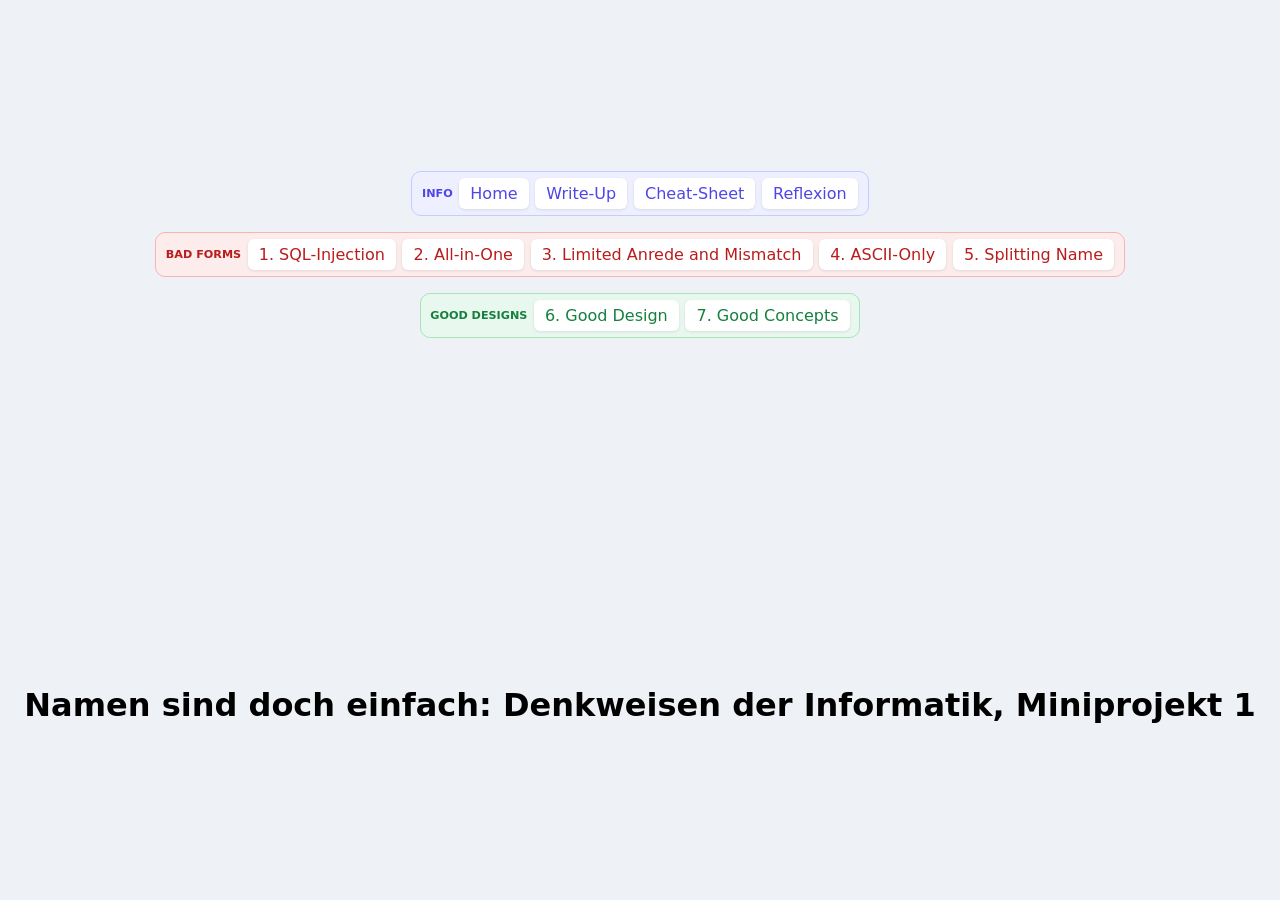
<file: index.html>
<!doctype html>
<html lang="de">
  <head>
    <meta charset="utf-8" />
    <meta name="viewport" content="width=device-width, initial-scale=1" />
    <title>Denkweisen der Informatik</title>
    <link rel="stylesheet" href="style.css?v=2" />
  </head>
  <body>
    <header id="navbar"></header>
    <h1>Namen sind doch einfach: Denkweisen der Informatik, Miniprojekt 1</h1>

    <script>
      fetch("nav.html")
        .then((res) => res.text())
        .then((html) => (document.getElementById("navbar").innerHTML = html));
    </script>
  </body>
</html>
</file>
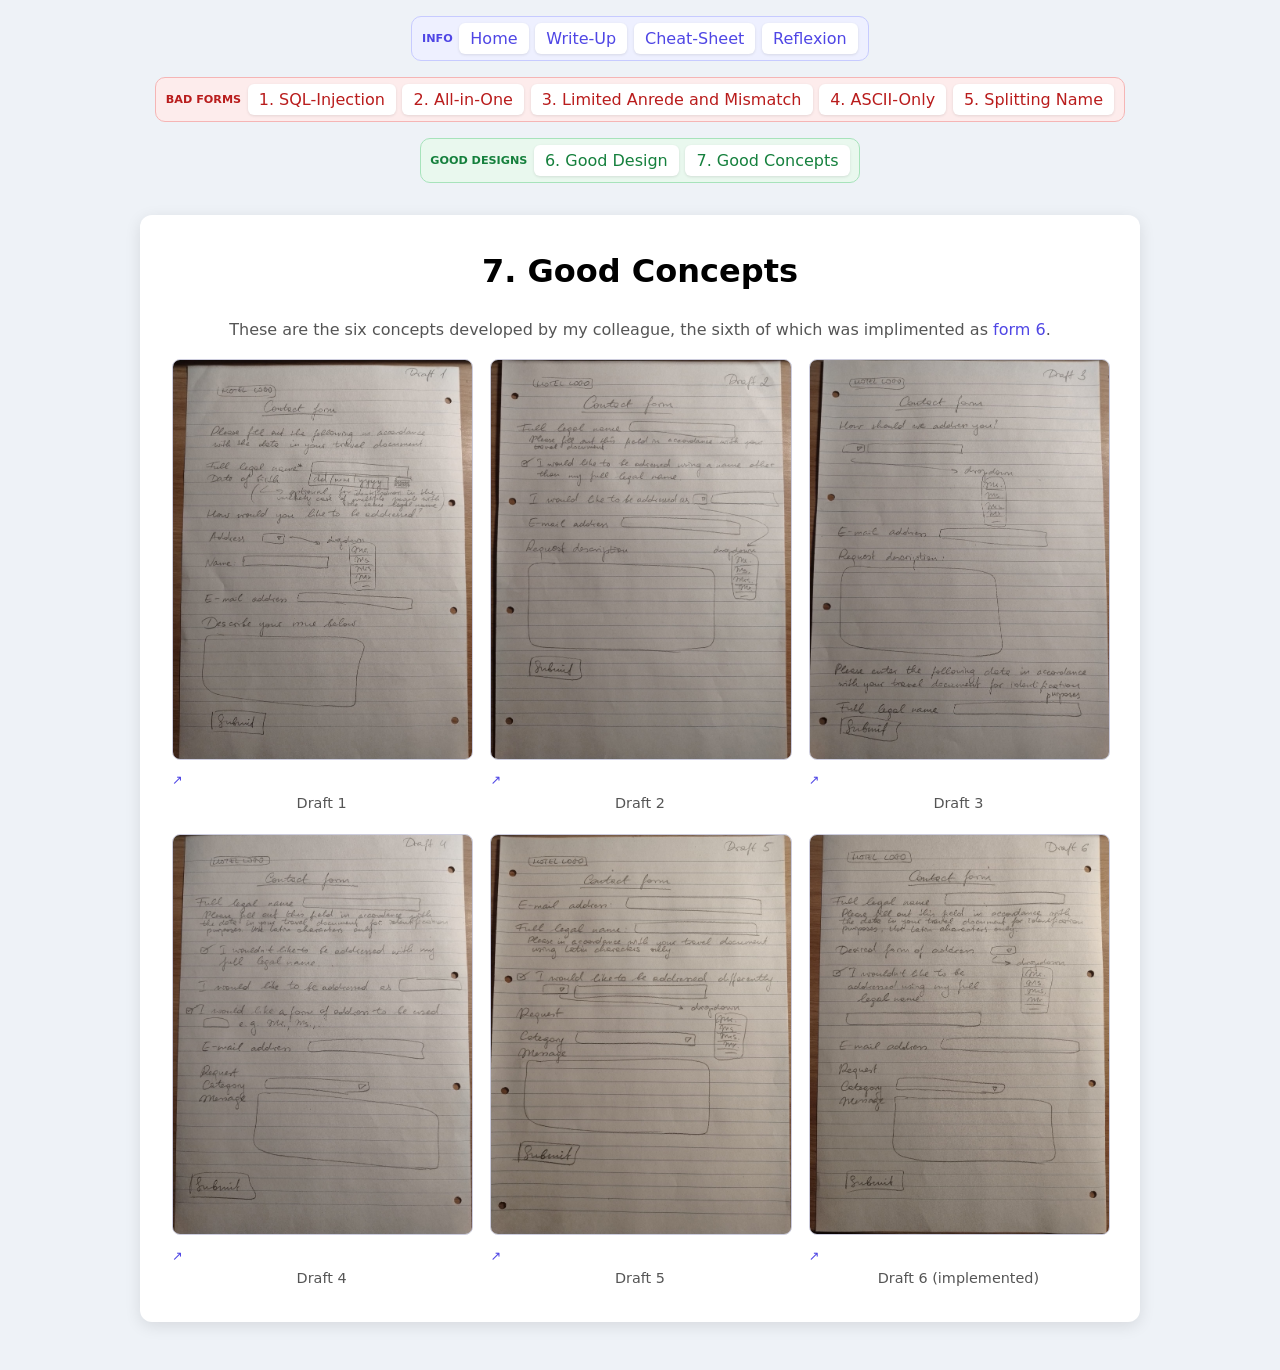
<file: 7-good-concept-drafts.html>
<!doctype html>
<html lang="en">
  <head>
    <meta charset="utf-8" />
    <meta name="viewport" content="width=device-width, initial-scale=1" />
    <title>Namen sind doch einfach: Good Concepts</title>
    <link rel="stylesheet" href="style.css?v=2" />
  </head>
  <body>
    <header id="navbar"></header>

    <main class="concepts">
      <h1>7. Good Concepts</h1>
      <p class="subtitle">
        These are the six concepts developed by my colleague, the sixth of which
        was implimented as <a href="6-good-design.html">form 6</a>.
      </p>

      <div class="gallery">
        <figure>
          <a href="images/good-1.jpeg" target="_blank"
            ><img src="images/good-1.jpeg" alt="Draft 1"
          /></a>
          <figcaption>Draft 1</figcaption>
        </figure>
        <figure>
          <a href="images/good-2.jpeg" target="_blank"
            ><img src="images/good-2.jpeg" alt="Draft 2"
          /></a>
          <figcaption>Draft 2</figcaption>
        </figure>
        <figure>
          <a href="images/good-3.jpeg" target="_blank"
            ><img src="images/good-3.jpeg" alt="Draft 3"
          /></a>
          <figcaption>Draft 3</figcaption>
        </figure>
        <figure>
          <a href="images/good-4.jpeg" target="_blank"
            ><img src="images/good-4.jpeg" alt="Draft 4"
          /></a>
          <figcaption>Draft 4</figcaption>
        </figure>
        <figure>
          <a href="images/good-5.jpeg" target="_blank"
            ><img src="images/good-5.jpeg" alt="Draft 5"
          /></a>
          <figcaption>Draft 5</figcaption>
        </figure>
        <figure>
          <a href="images/good-6.jpeg" target="_blank"
            ><img src="images/good-6.jpeg" alt="Draft 6"
          /></a>
          <figcaption>Draft 6 (implemented)</figcaption>
        </figure>
      </div>
    </main>

    <script>
      fetch("nav.html")
        .then((res) => res.text())
        .then((html) => (document.getElementById("navbar").innerHTML = html));
    </script>
  </body>
</html>
</file>
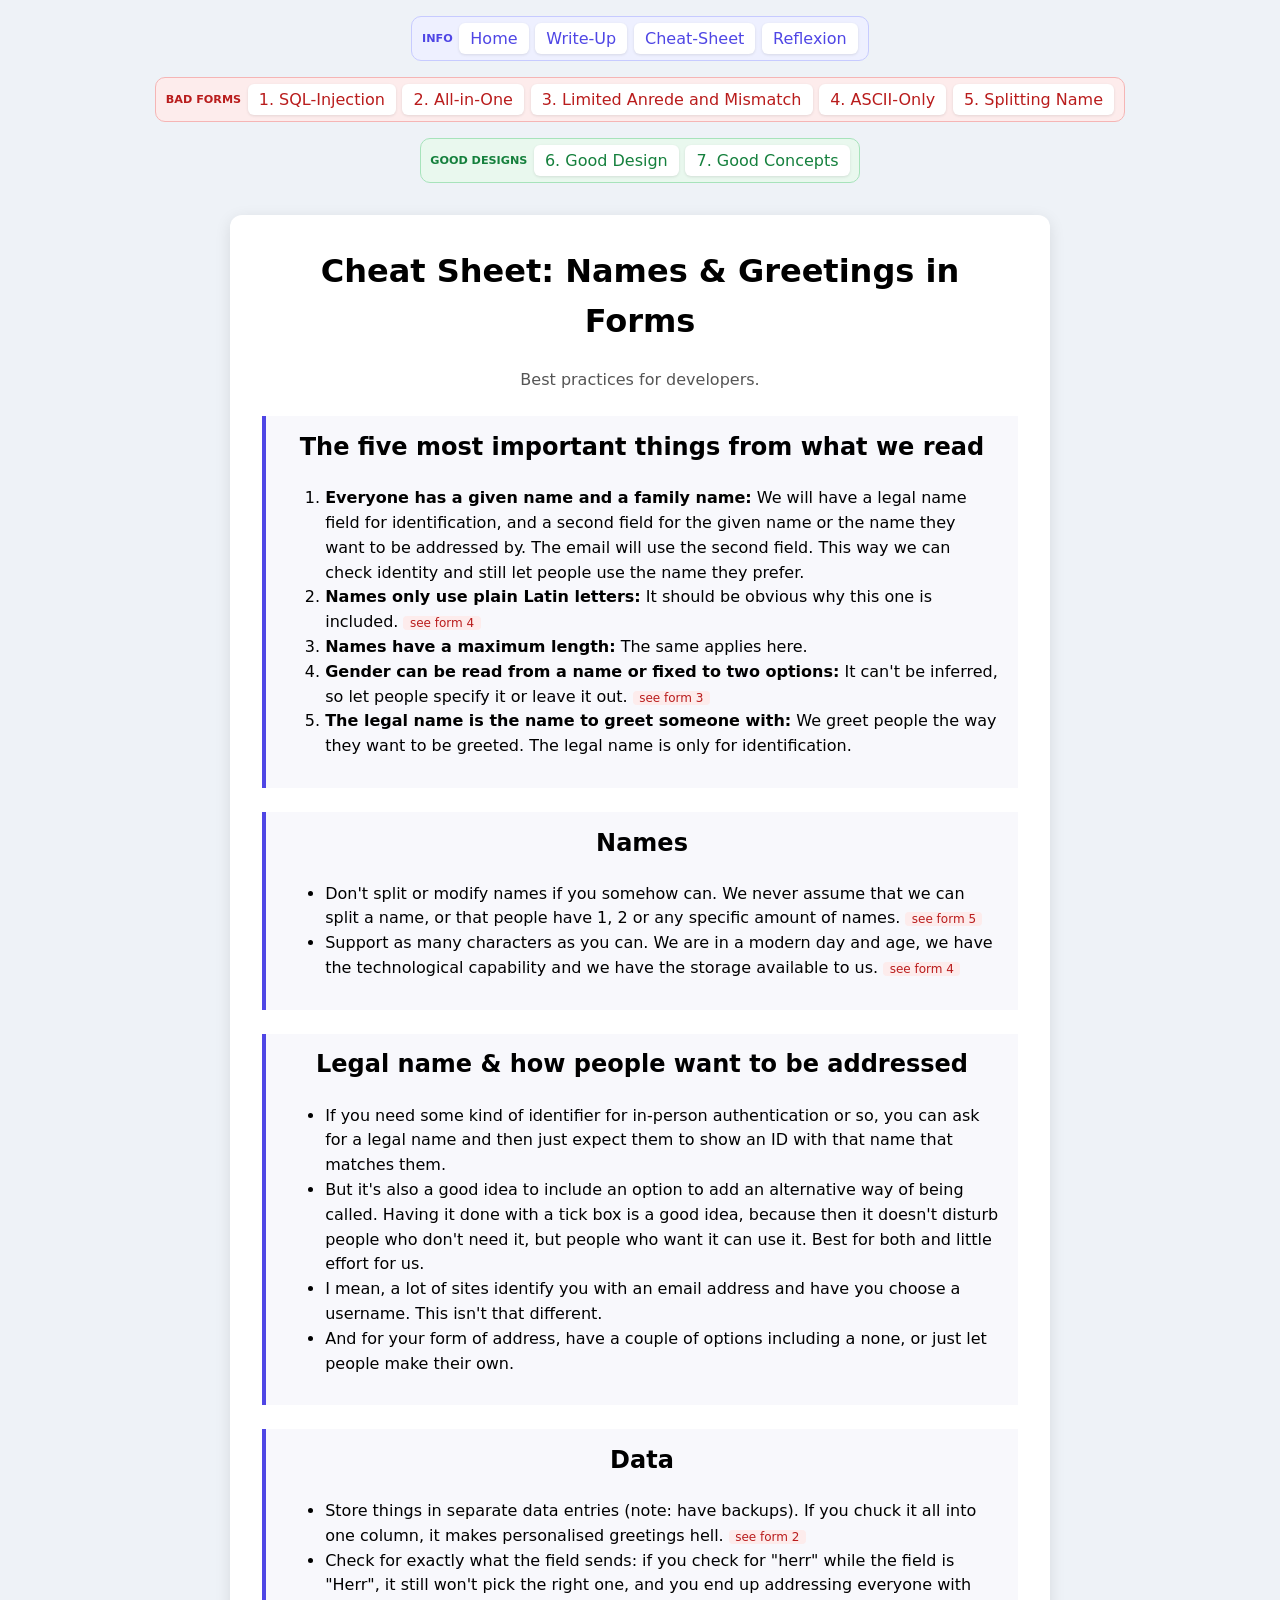
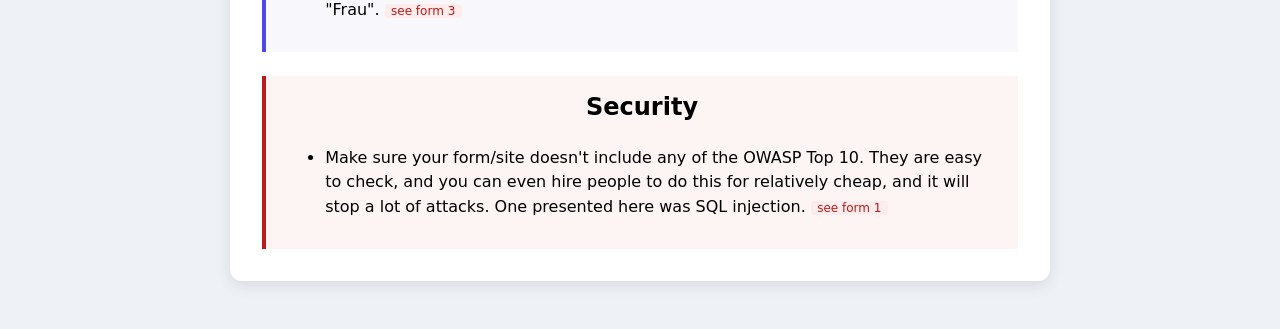
<file: cheat-sheet.html>
<!doctype html>
<html lang="en">
  <head>
    <meta charset="utf-8" />
    <meta name="viewport" content="width=device-width, initial-scale=1" />
    <title>Namen sind doch einfach: Cheat Sheet</title>
    <link rel="stylesheet" href="style.css?v=2" />
  </head>
  <body>
    <header id="navbar"></header>

    <main class="cheat-sheet">
      <h1>Cheat Sheet: Names &amp; Greetings in Forms</h1>
      <p class="subtitle">Best practices for developers.</p>

      <section>
        <h2>The five most important things from what we read</h2>
        <ol>
          <li>
            <strong>Everyone has a given name and a family name:</strong> We
            will have a legal name field for identification, and a second field
            for the given name or the name they want to be addressed by. The
            email will use the second field. This way we can check identity and
            still let people use the name they prefer.
          </li>
          <li>
            <strong>Names only use plain Latin letters:</strong> It should be
            obvious why this one is included.
            <span class="ref"><a href="4-ascii-only.html">see form 4</a></span>
          </li>
          <li>
            <strong>Names have a maximum length:</strong> The same applies here.
          </li>
          <li>
            <strong
              >Gender can be read from a name or fixed to two options:</strong
            >
            It can't be inferred, so let people specify it or leave it out.
            <span class="ref"
              ><a href="3-limited-anrede-and-mismatch.html">see form 3</a></span
            >
          </li>
          <li>
            <strong>The legal name is the name to greet someone with:</strong>
            We greet people the way they want to be greeted. The legal name is
            only for identification.
          </li>
        </ol>
      </section>

      <section>
        <h2>Names</h2>
        <ul>
          <li>
            Don't split or modify names if you somehow can. We never assume that
            we can split a name, or that people have 1, 2 or any specific amount
            of names.
            <span class="ref"
              ><a href="5-splitting-name.html">see form 5</a></span
            >
          </li>
          <li>
            Support as many characters as you can. We are in a modern day and
            age, we have the technological capability and we have the storage
            available to us.
            <span class="ref"><a href="4-ascii-only.html">see form 4</a></span>
          </li>
        </ul>
      </section>

      <section>
        <h2>Legal name &amp; how people want to be addressed</h2>
        <ul>
          <li>
            If you need some kind of identifier for in-person authentication or
            so, you can ask for a legal name and then just expect them to show
            an ID with that name that matches them.
          </li>
          <li>
            But it's also a good idea to include an option to add an alternative
            way of being called. Having it done with a tick box is a good idea,
            because then it doesn't disturb people who don't need it, but people
            who want it can use it. Best for both and little effort for us.
          </li>
          <li>
            I mean, a lot of sites identify you with an email address and have
            you choose a username. This isn't that different.
          </li>
          <li>
            And for your form of address, have a couple of options including a
            none, or just let people make their own.
          </li>
        </ul>
      </section>

      <section>
        <h2>Data</h2>
        <ul>
          <li>
            Store things in separate data entries (note: have backups). If you
            chuck it all into one column, it makes personalised greetings hell.
            <span class="ref"><a href="2-all-in-one.html">see form 2</a></span>
          </li>
          <li>
            Check for exactly what the field sends: if you check for "herr"
            while the field is "Herr", it still won't pick the right one, and
            you end up addressing everyone with "Frau".
            <span class="ref"
              ><a href="3-limited-anrede-and-mismatch.html">see form 3</a></span
            >
          </li>
        </ul>
      </section>

      <section class="security">
        <h2>Security</h2>
        <ul>
          <li>
            Make sure your form/site doesn't include any of the OWASP Top 10.
            They are easy to check, and you can even hire people to do this for
            relatively cheap, and it will stop a lot of attacks. One presented
            here was SQL injection.
            <span class="ref"
              ><a href="1-sql-injection.html">see form 1</a></span
            >
          </li>
        </ul>
      </section>
    </main>

    <script>
      fetch("nav.html")
        .then((res) => res.text())
        .then((html) => (document.getElementById("navbar").innerHTML = html));
    </script>
  </body>
</html>
</file>
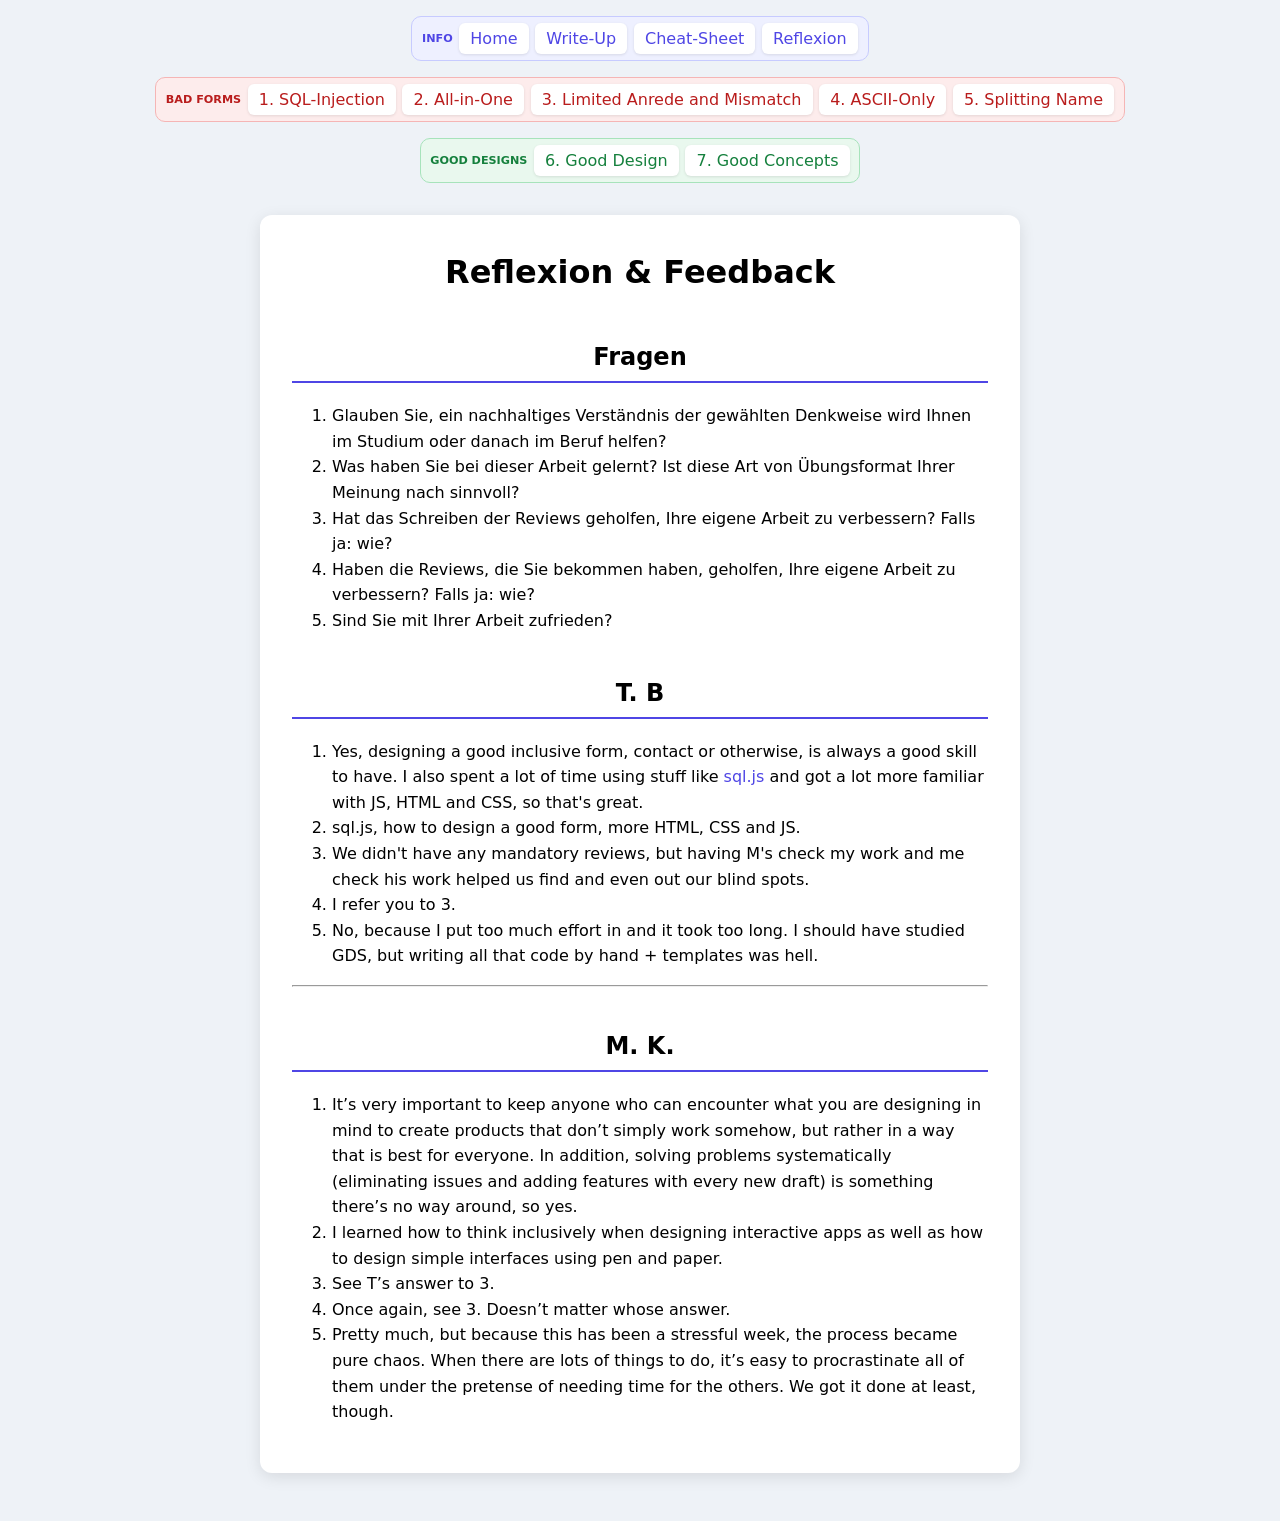
<file: reflection.html>
<!doctype html>
<html lang="en">
  <head>
    <meta charset="utf-8" />
    <title>Namen sind doch einfach: Reflexion &amp; Feedback</title>
    <link rel="stylesheet" href="style.css?v=2" />
  </head>
  <body>
    <header id="navbar"></header>
    <main class="write-up">
      <h1>Reflexion &amp; Feedback</h1>

      <h2>Fragen</h2>
      <ol>
        <li>
          Glauben Sie, ein nachhaltiges Verständnis der gewählten Denkweise wird
          Ihnen im Studium oder danach im Beruf helfen?
        </li>
        <li>
          Was haben Sie bei dieser Arbeit gelernt? Ist diese Art von
          Übungsformat Ihrer Meinung nach sinnvoll?
        </li>
        <li>
          Hat das Schreiben der Reviews geholfen, Ihre eigene Arbeit zu
          verbessern? Falls ja: wie?
        </li>
        <li>
          Haben die Reviews, die Sie bekommen haben, geholfen, Ihre eigene
          Arbeit zu verbessern? Falls ja: wie?
        </li>
        <li>Sind Sie mit Ihrer Arbeit zufrieden?</li>
      </ol>

      <h2>T. B</h2>
      <ol>
        <li>
          Yes, designing a good inclusive form, contact or otherwise, is always
          a good skill to have. I also spent a lot of time using stuff like
          <a href="https://sql.js.org/">sql.js</a> and got a lot more familiar
          with JS, HTML and CSS, so that's great.
        </li>
        <li>sql.js, how to design a good form, more HTML, CSS and JS.</li>
        <li>
          We didn't have any mandatory reviews, but having M's check my work
          and me check his work helped us find and even out our blind spots.
        </li>
        <li>I refer you to 3.</li>
        <li>
          No, because I put too much effort in and it took too long. I should
          have studied GDS, but writing all that code by hand + templates was
          hell.
        </li>
      </ol>

      <hr />

      <h2>M. K.</h2>
      <ol>
        <li>
          It’s very important to keep anyone who can encounter what you are
          designing in mind to create products that don’t simply work somehow,
          but rather in a way that is best for everyone. In addition, solving
          problems systematically (eliminating issues and adding features with
          every new draft) is something there’s no way around, so yes.
        </li>
        <li>
          I learned how to think inclusively when designing interactive apps as
          well as how to design simple interfaces using pen and paper.
        </li>
        <li>See T’s answer to 3.</li>
        <li>Once again, see 3. Doesn’t matter whose answer.</li>
        <li>Pretty much, but because this has been a stressful week, the process became pure chaos. When there are lots of things to do, it’s easy to procrastinate all of them under the pretense of needing time for the others. We got it done at least, though.</li>
      </ol>
    </main>
    <script>
      fetch("nav.html")
        .then((res) => res.text())
        .then((html) => (document.getElementById("navbar").innerHTML = html));
    </script>
  </body>
</html>
</file>
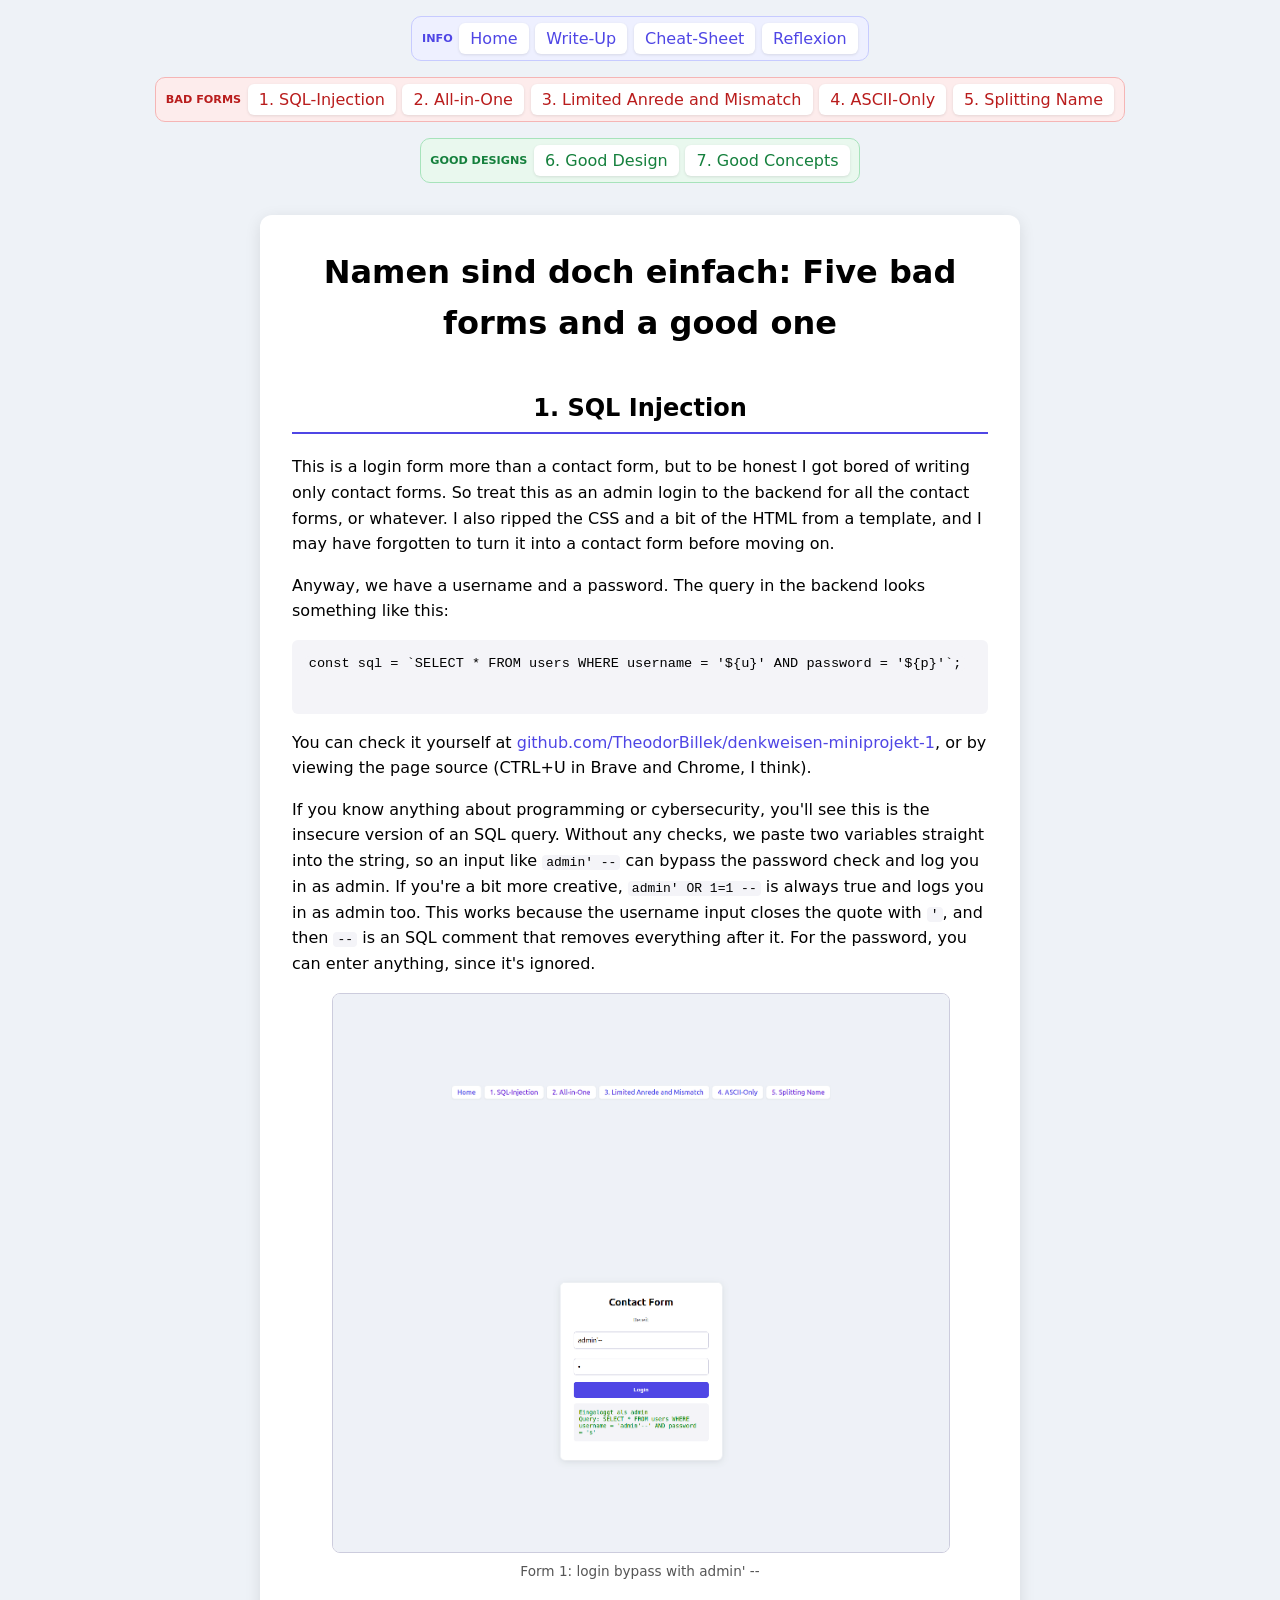
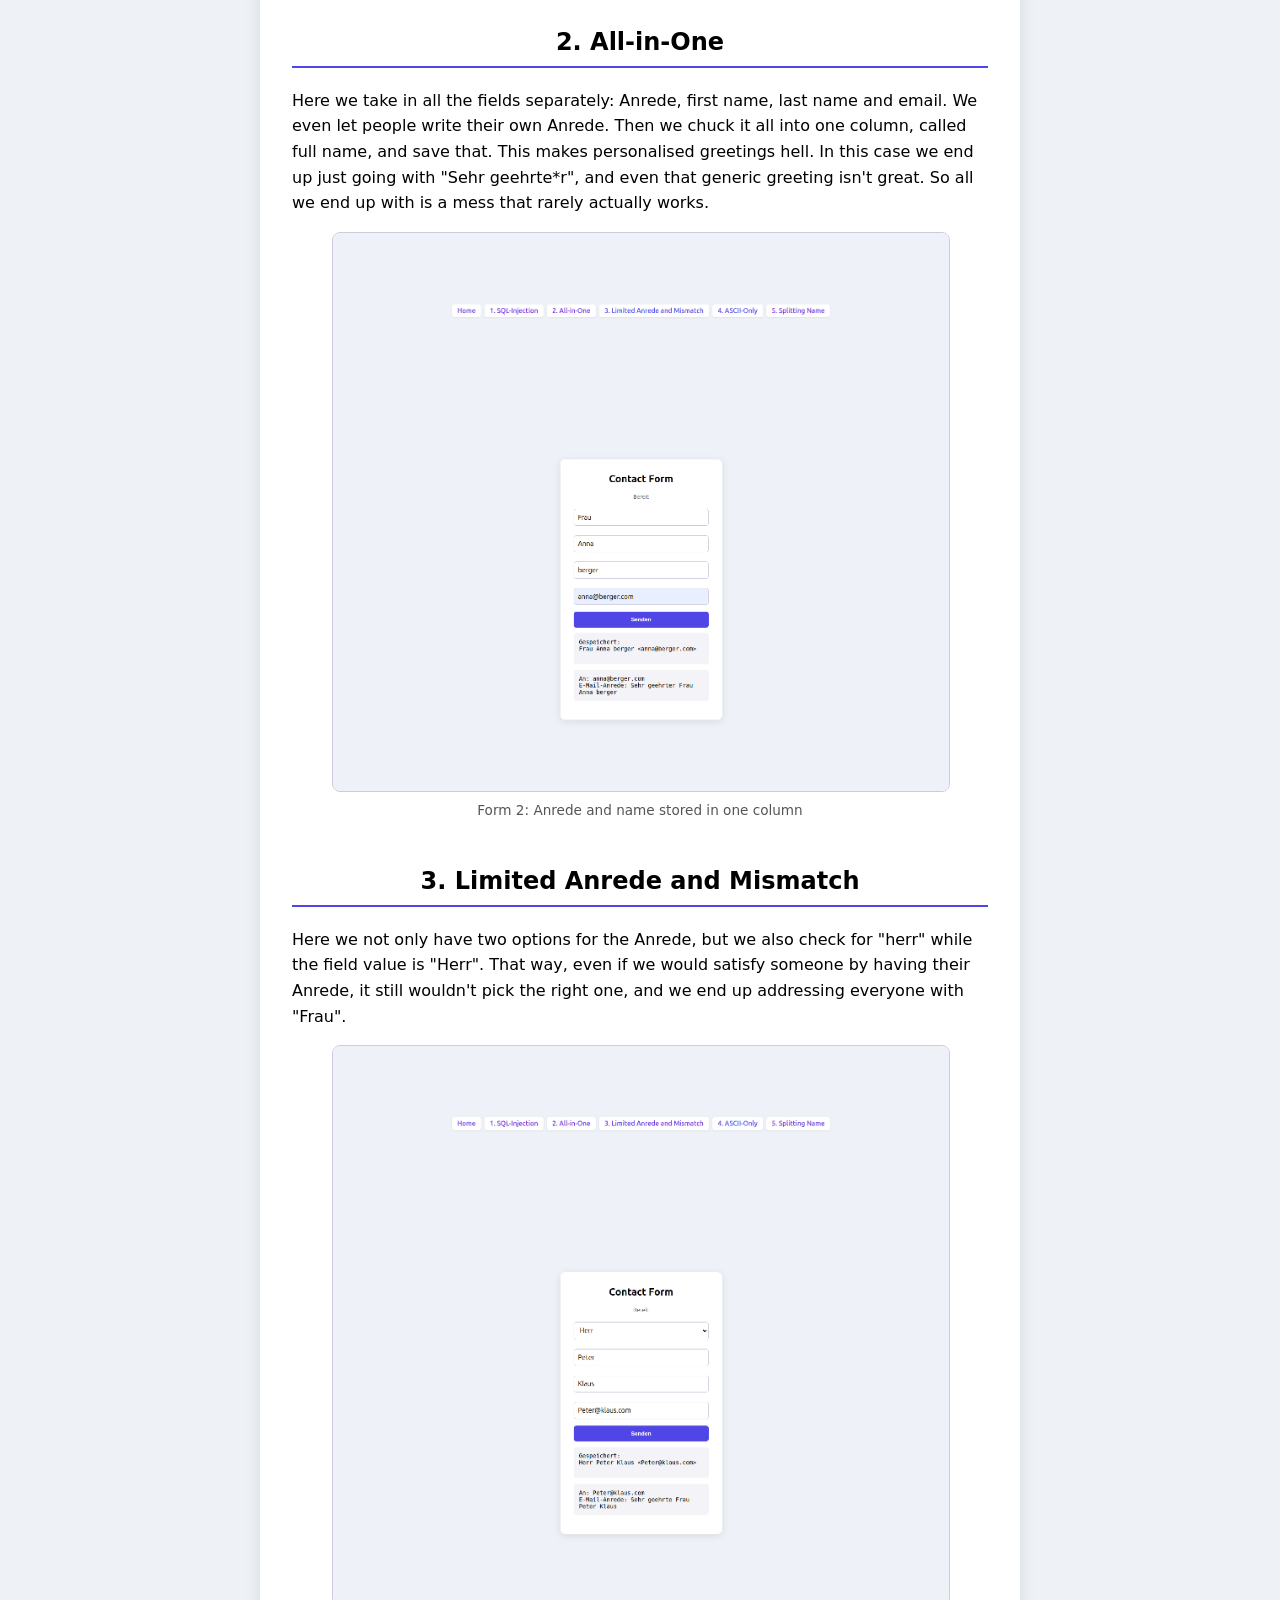
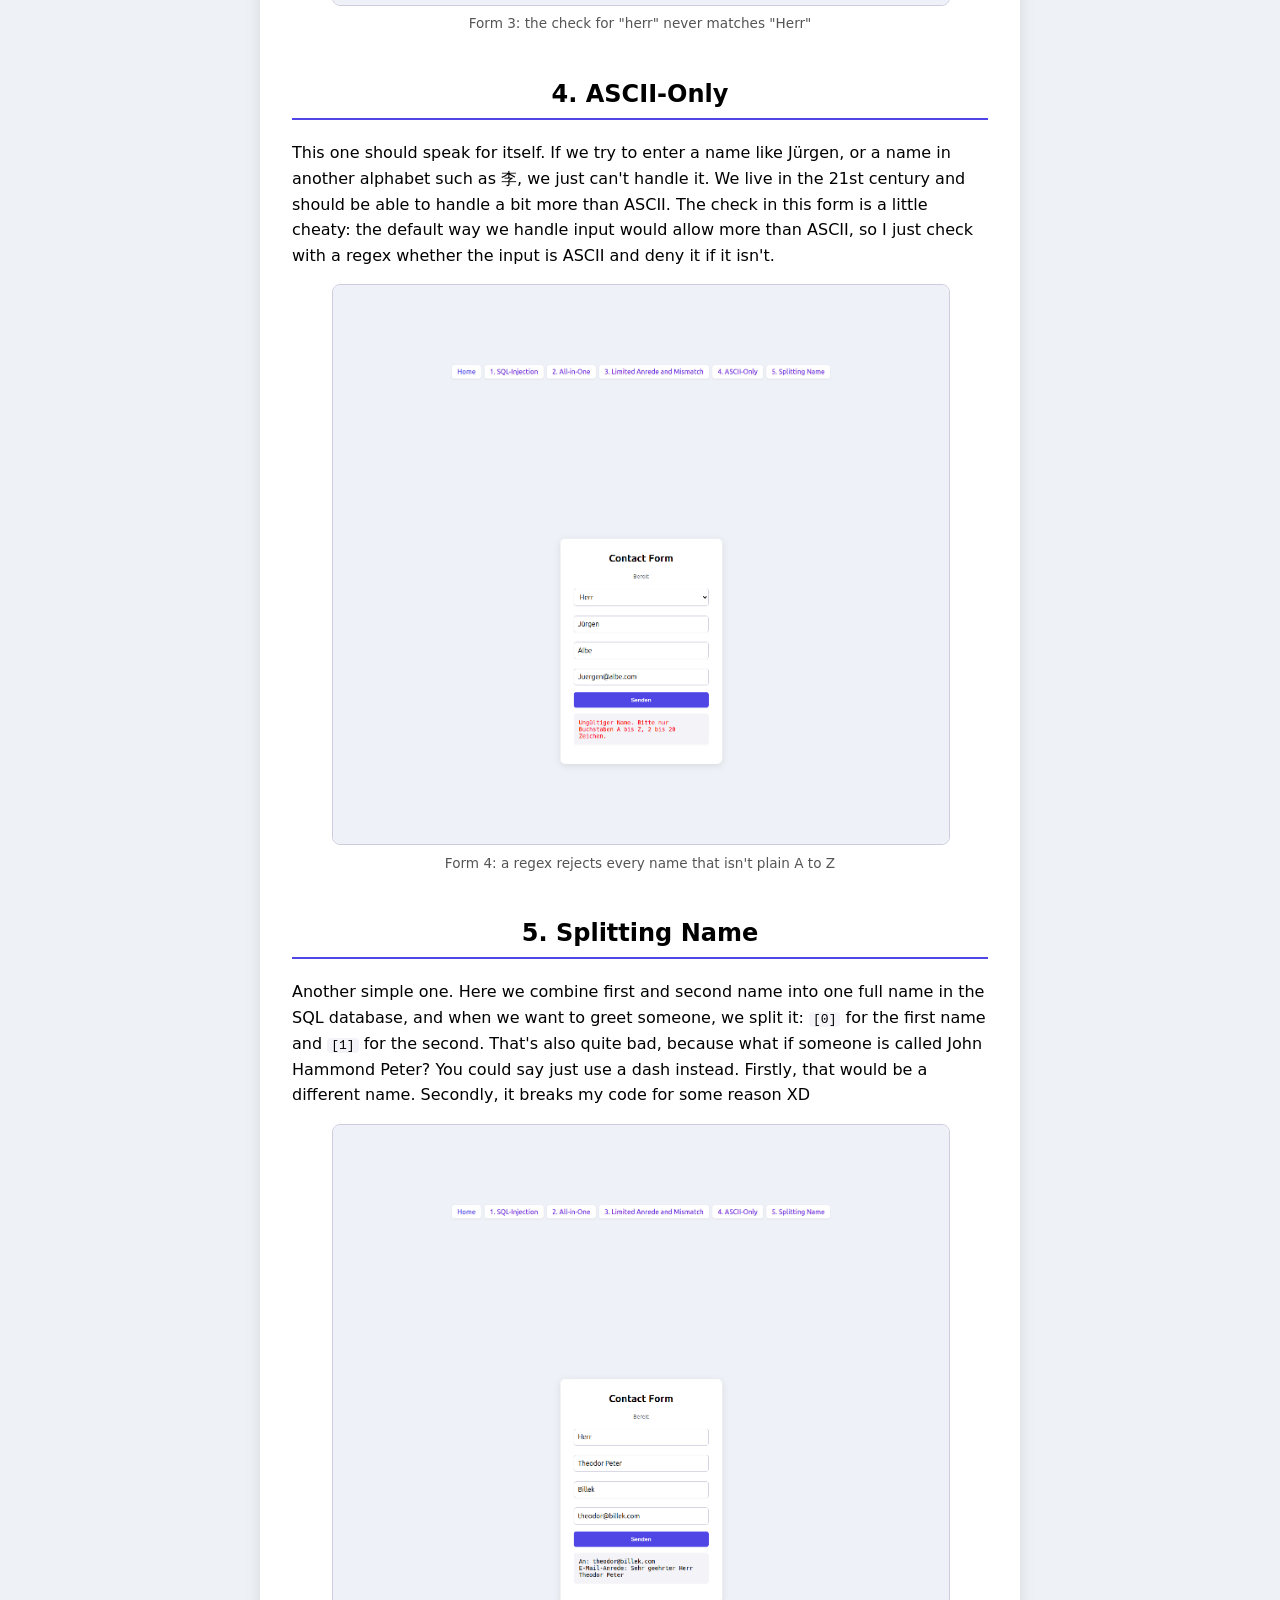
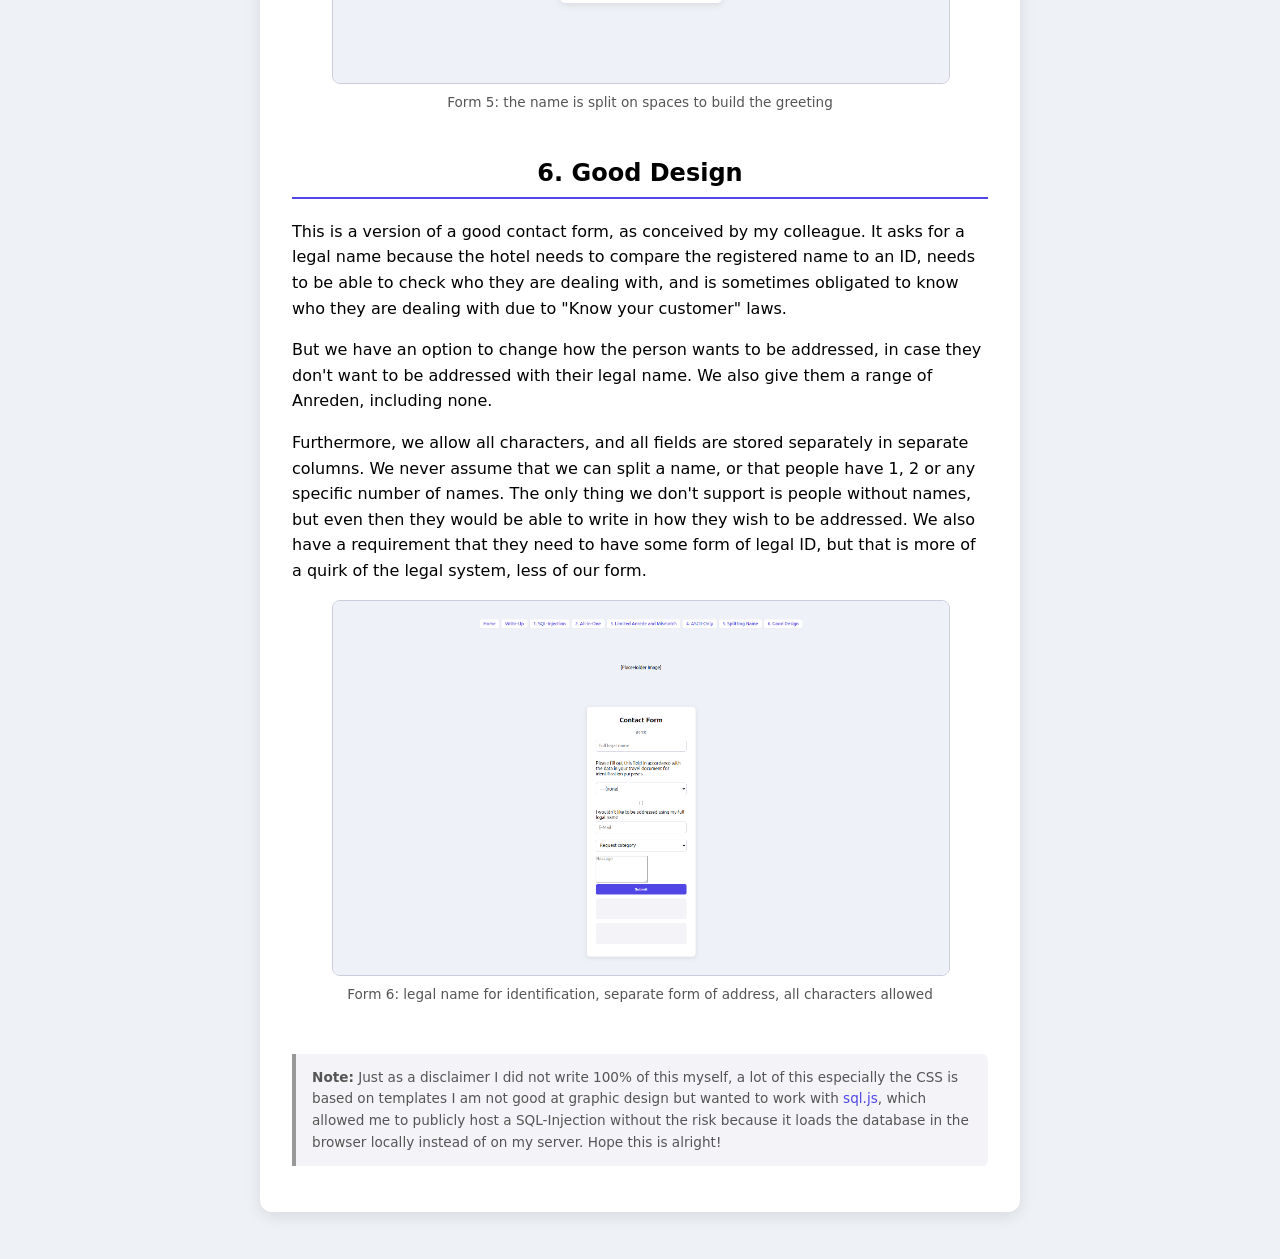
<file: write-up.html>
<!doctype html>
<html lang="en">
  <head>
    <meta charset="utf-8" />
    <title>Namen sind doch einfach: Write-up</title>
    <link rel="stylesheet" href="style.css?v=2" />
  </head>
  <body>
    <header id="navbar"></header>
    <main class="write-up">
      <h1>Namen sind doch einfach: Five bad forms and a good one</h1>

      <h2>1. SQL Injection</h2>
      <p>
        This is a login form more than a contact form, but to be honest I got
        bored of writing only contact forms. So treat this as an admin login to
        the backend for all the contact forms, or whatever. I also ripped the
        CSS and a bit of the HTML from a template, and I may have forgotten to
        turn it into a contact form before moving on.
      </p>
      <p>
        Anyway, we have a username and a password. The query in the backend
        looks something like this:
      </p>
      <pre><code>const sql = `SELECT * FROM users WHERE username = '${u}' AND password = '${p}'`;</code></pre>
      <p>
        You can check it yourself at
        <a href="https://github.com/TheodorBillek/denkweisen-miniprojekt-1"
          >github.com/TheodorBillek/denkweisen-miniprojekt-1</a
        >, or by viewing the page source (CTRL+U in Brave and Chrome, I think).
      </p>
      <p>
        If you know anything about programming or cybersecurity, you'll see this
        is the insecure version of an SQL query. Without any checks, we paste
        two variables straight into the string, so an input like
        <code>admin' --</code> can bypass the password check and log you in as
        admin. If you're a bit more creative, <code>admin' OR 1=1 --</code> is
        always true and logs you in as admin too. This works because the
        username input closes the quote with <code>'</code>, and then
        <code>--</code> is an SQL comment that removes everything after it. For
        the password, you can enter anything, since it's ignored.
      </p>
      <figure>
        <img
          src="images/denkweisen-mp1.billek.dev_1-sql-injection.html.png"
          alt="SQL injection form"
        />
        <figcaption>Form 1: login bypass with admin' --</figcaption>
      </figure>

      <h2>2. All-in-One</h2>
      <p>
        Here we take in all the fields separately: Anrede, first name, last name
        and email. We even let people write their own Anrede. Then we chuck it
        all into one column, called full name, and save that. This makes
        personalised greetings hell. In this case we end up just going with
        "Sehr geehrte*r", and even that generic greeting isn't great. So all we
        end up with is a mess that rarely actually works.
      </p>
      <figure>
        <img
          src="images/denkweisen-mp1.billek.dev_2-all-in-one.html.png"
          alt="All-in-one form"
        />
        <figcaption>Form 2: Anrede and name stored in one column</figcaption>
      </figure>

      <h2>3. Limited Anrede and Mismatch</h2>
      <p>
        Here we not only have two options for the Anrede, but we also check for
        "herr" while the field value is "Herr". That way, even if we would
        satisfy someone by having their Anrede, it still wouldn't pick the right
        one, and we end up addressing everyone with "Frau".
      </p>
      <figure>
        <img
          src="images/denkweisen-mp1.billek.dev_3-limited-anrede-and-mismatch.html.png"
          alt="Limited Anrede form"
        />
        <figcaption>
          Form 3: the check for "herr" never matches "Herr"
        </figcaption>
      </figure>

      <h2>4. ASCII-Only</h2>
      <p>
        This one should speak for itself. If we try to enter a name like Jürgen,
        or a name in another alphabet such as 李, we just can't handle it. We
        live in the 21st century and should be able to handle a bit more than
        ASCII. The check in this form is a little cheaty: the default way we
        handle input would allow more than ASCII, so I just check with a regex
        whether the input is ASCII and deny it if it isn't.
      </p>
      <figure>
        <img
          src="images/denkweisen-mp1.billek.dev_4-ascii-only.html.png"
          alt="ASCII-only form"
        />
        <figcaption>
          Form 4: a regex rejects every name that isn't plain A to Z
        </figcaption>
      </figure>

      <h2>5. Splitting Name</h2>
      <p>
        Another simple one. Here we combine first and second name into one full
        name in the SQL database, and when we want to greet someone, we split
        it:
        <code>[0]</code> for the first name and <code>[1]</code> for the second.
        That's also quite bad, because what if someone is called John Hammond
        Peter? You could say just use a dash instead. Firstly, that would be a
        different name. Secondly, it breaks my code for some reason XD
      </p>
      <figure>
        <img
          src="images/denkweisen-mp1.billek.dev_5-splitting-name.html.png"
          alt="Splitting name form"
        />
        <figcaption>
          Form 5: the name is split on spaces to build the greeting
        </figcaption>
      </figure>

      <h2>6. Good Design</h2>
      <p>
        This is a version of a good contact form, as conceived by my colleague.
        It asks for a legal name because the hotel needs to compare the
        registered name to an ID, needs to be able to check who they are dealing
        with, and is sometimes obligated to know who they are dealing with due
        to "Know your customer" laws.
      </p>
      <p>
        But we have an option to change how the person wants to be addressed, in
        case they don't want to be addressed with their legal name. We also give
        them a range of Anreden, including none.
      </p>
      <p>
        Furthermore, we allow all characters, and all fields are stored
        separately in separate columns. We never assume that we can split a
        name, or that people have 1, 2 or any specific number of names. The only
        thing we don't support is people without names, but even then they would
        be able to write in how they wish to be addressed. We also have a
        requirement that they need to have some form of legal ID, but that is
        more of a quirk of the legal system, less of our form.
      </p>
      <figure>
        <img
          src="images/denkweisen-mp1.billek.dev_6-good-design.html.png"
          alt="Good contact form"
        />
        <figcaption>
          Form 6: legal name for identification, separate form of address, all
          characters allowed
        </figcaption>
      </figure>

      <p class="note">
        <strong>Note:</strong> Just as a disclaimer I did not write 100% of this
        myself, a lot of this especially the CSS is based on templates I am not
        good at graphic design but wanted to work with
        <a href="https://sql.js.org/">sql.js</a>, which allowed me to publicly
        host a SQL-Injection without the risk because it loads the database in
        the browser locally instead of on my server. Hope this is alright!
      </p>
    </main>
    <script>
      fetch("nav.html")
        .then((res) => res.text())
        .then((html) => (document.getElementById("navbar").innerHTML = html));
    </script>
  </body>
</html>
</file>
<file: style.css>
body {
  font-family: system-ui, sans-serif;
  background: #eef2f7;
  display: grid;
  place-items: center;
  min-height: 100vh;
  margin: 0;
}
form {
  background: white;
  padding: 2rem;
  border-radius: 12px;
  width: 320px;
  box-shadow: 0 4px 16px rgba(0, 0, 0, 0.1);
}
h2 {
  margin-top: 0;
  text-align: center;
}
input {
  width: 100%;
  padding: 0.6rem;
  margin: 0.4rem 0 1rem;
  box-sizing: border-box;
  border: 1px solid #ccd;
  border-radius: 6px;
}
button {
  width: 100%;
  padding: 0.7rem;
  border: 0;
  border-radius: 6px;
  background: #4f46e5;
  color: white;
  font-weight: 600;
  cursor: pointer;
}
button:disabled {
  background: #999;
}
pre {
  background: #f4f4f8;
  padding: 0.8rem;
  border-radius: 6px;
  white-space: pre-wrap;
  font-size: 0.85rem;
  min-height: 3rem;
}

a {
  color: #4f46e5;
  text-decoration: none;
  font-weight: 500;
}
a:hover {
  text-decoration: underline;
}
a:visited {
  color: #6d28d9;
}
a[target="_blank"]::after {
  content: " ↗";
  font-size: 0.8em;
}

nav {
  display: flex;
  gap: 0.5rem;
  flex-wrap: wrap;
}
nav a {
  padding: 0.4rem 0.8rem;
  border-radius: 6px;
  background: white;
  box-shadow: 0 1px 3px rgba(0, 0, 0, 0.1);
}
nav a:hover {
  background: #4f46e5;
  color: white;
  text-decoration: none;
}

#output.ok {
  color: green;
}
#output.error {
  color: red;
}

#status {
  font-size: 0.85rem;
  color: #555;
  text-align: center;
}

input,
select {
  width: 100%;
  padding: 0.6rem;
  margin: 0.4rem 0 1rem;
  box-sizing: border-box;
  border: 1px solid #ccd;
  border-radius: 6px;
  background: white;
  font: inherit;
}

.hotel-logo {
  display: block;
  width: 200px;
  height: 60px;
  margin: 1rem 0 0 1rem;
}

#contactForm label {
  display: block;
  margin-top: 0.9rem;
  font-weight: 600;
}

#contactForm .hint {
  display: block;
  margin-top: 0.25rem;
  font-size: 0.85em;
  color: #666;
}

#contactForm .checkbox-row {
  display: flex;
  align-items: flex-start;
  gap: 0.5rem;
  font-weight: normal;
}

#contactForm .checkbox-row input {
  width: auto;
  margin-top: 0.2rem;
}

#contactForm textarea {
  width: 100%;
  box-sizing: border-box;
  resize: vertical;
  font: inherit;
}

#contactForm select {
  font: inherit;
}

#preferredName {
  margin-top: 0.4rem;
}

[hidden] {
  display: none !important;
}

.note {
  margin-top: 3rem;
  padding: 0.8rem 1rem;
  font-size: 0.85rem;
  color: #555;
  background: #f4f4f8;
  border-left: 4px solid #999;
  border-radius: 0 6px 6px 0;
}
.note a {
  color: #4f46e5;
}

.site-nav {
  display: flex;
  flex-wrap: wrap;
  gap: 1rem;
  justify-content: center;
  margin: 1rem auto;
}
.nav-group {
  display: flex;
  flex-wrap: wrap;
  align-items: center;
  gap: 0.4rem;
  padding: 0.4rem 0.6rem;
  border-radius: 10px;
  background: var(--bg);
  border: 1px solid var(--line);
}
.nav-label {
  font-size: 0.7rem;
  font-weight: 700;
  text-transform: uppercase;
  color: var(--c);
}
.site-nav .nav-group a {
  padding: 0.35rem 0.7rem;
  border-radius: 6px;
  background: white;
  color: var(--c);
  text-decoration: none;
  box-shadow: 0 1px 3px rgba(0, 0, 0, 0.1);
}
.site-nav .nav-group a:hover {
  background: var(--c);
  color: white;
}
.nav-info {
  --c: #4f46e5;
  --bg: #eef0ff;
  --line: #c7cbff;
}
.nav-bad {
  --c: #b91c1c;
  --bg: #fdecec;
  --line: #f5b5b5;
}
.nav-good {
  --c: #15803d;
  --bg: #e9f8ee;
  --line: #a7e3bb;
}

.cheat-sheet,
.concepts {
  width: 100%;
  max-width: 820px;
  box-sizing: border-box;
  margin: 1rem auto 3rem;
  padding: 2rem;
  background: white;
  border-radius: 12px;
  box-shadow: 0 4px 16px rgba(0, 0, 0, 0.1);
  line-height: 1.55;
}
.concepts {
  max-width: 1000px;
}
.cheat-sheet h1,
.concepts h1,
.subtitle {
  text-align: center;
  margin-top: 0;
}
.subtitle {
  color: #555;
}
.cheat-sheet section {
  margin-top: 1.5rem;
  padding: 0.8rem 1.2rem;
  border-left: 4px solid #4f46e5;
  background: #f8f8fc;
}
.cheat-sheet section.security {
  border-color: #b91c1c;
  background: #fdf4f4;
}
.ref {
  font-size: 0.75rem;
  padding: 0 0.4rem;
  border-radius: 4px;
  background: #fdecec;
  white-space: nowrap;
}
.ref a {
  color: #b91c1c;
  text-decoration: none;
}

.gallery {
  display: grid;
  grid-template-columns: repeat(auto-fill, minmax(260px, 1fr));
  gap: 1.2rem;
}
.gallery figure {
  margin: 0;
}
.gallery img {
  width: 100%;
  aspect-ratio: 3/4;
  object-fit: cover;
  border: 1px solid #ccd;
  border-radius: 8px;
}
.gallery figcaption {
  text-align: center;
  font-size: 0.9rem;
  color: #555;
}

.write-up {
  width: 100%;
  max-width: 760px;
  box-sizing: border-box;
  margin: 1rem auto 3rem;
  padding: 2rem;
  background: white;
  border-radius: 12px;
  box-shadow: 0 4px 16px rgba(0, 0, 0, 0.1);
  line-height: 1.6;
}
.write-up h1 {
  text-align: center;
  margin-top: 0;
}
.write-up h2 {
  margin-top: 2.5rem;
  padding-bottom: 0.3rem;
  border-bottom: 2px solid #4f46e5;
}
.write-up pre {
  overflow-x: auto;
}
.write-up code {
  background: #f4f4f8;
  padding: 0 0.25rem;
  border-radius: 4px;
}
.write-up img {
  width: 100%;
  border: 1px solid #ccd;
  border-radius: 8px;
}
.write-up figcaption {
  font-size: 0.85rem;
  color: #555;
  text-align: center;
  margin-bottom: 1rem;
}
.note {
  margin-top: 3rem;
  padding: 0.8rem 1rem;
  font-size: 0.85rem;
  color: #555;
  background: #f4f4f8;
  border-left: 4px solid #999;
}
</file>
